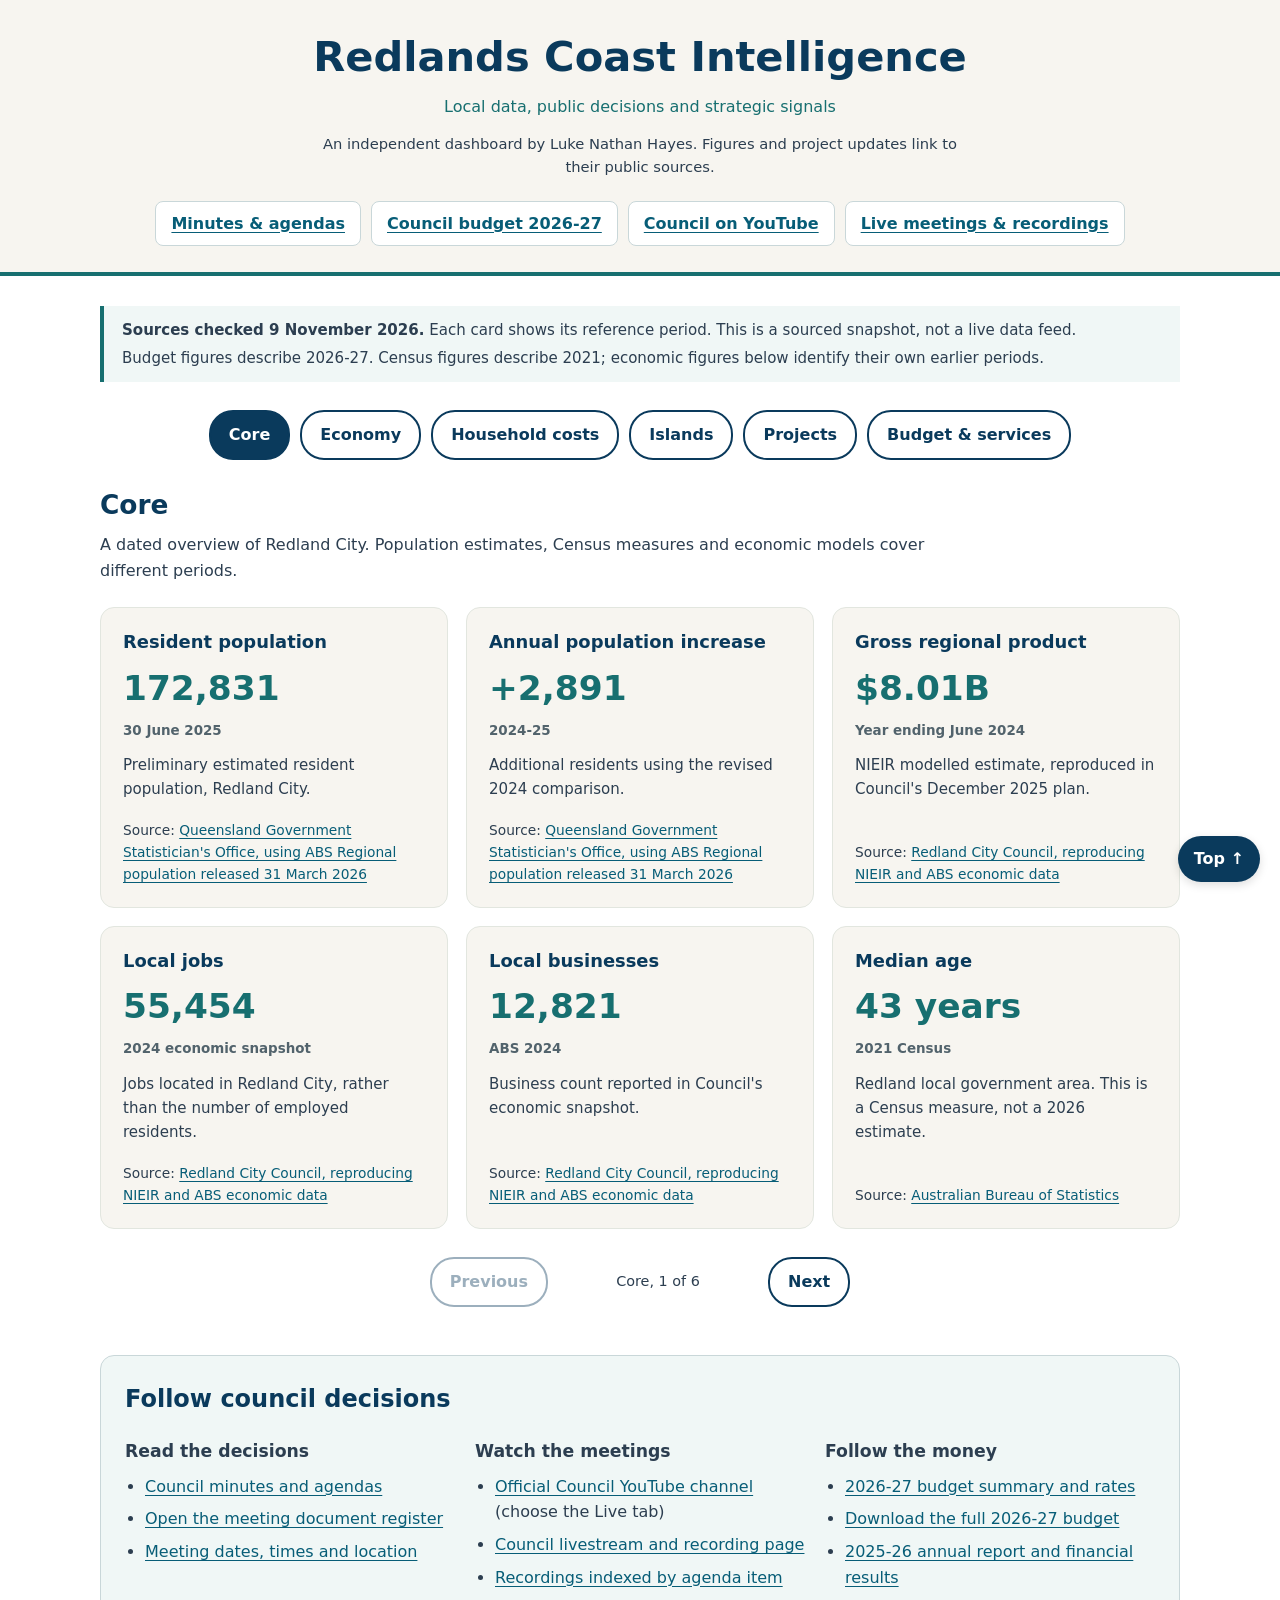
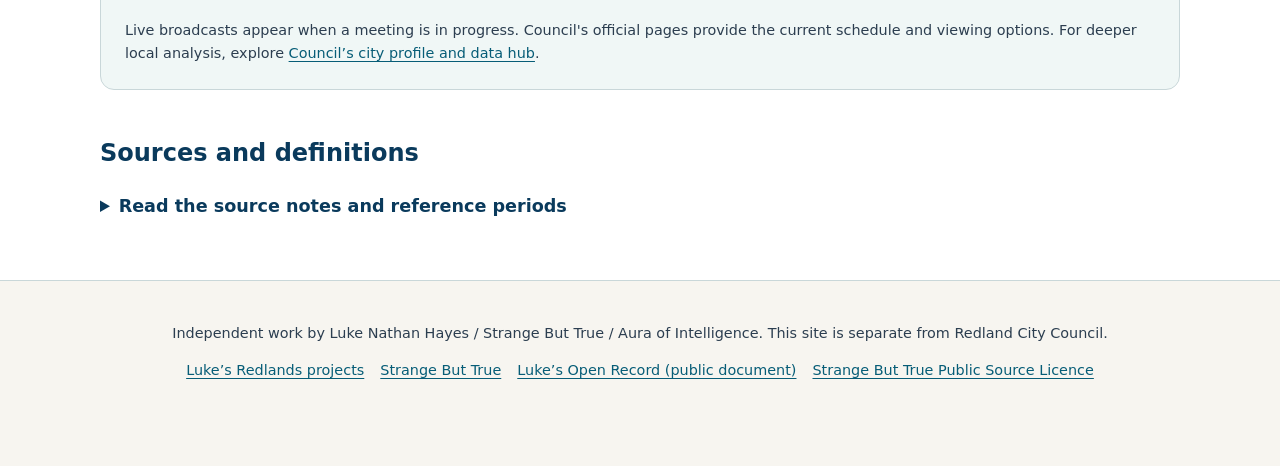
<file: index.html>
<!DOCTYPE html>
<html lang="en-AU">
<head>
<meta charset="UTF-8">
<meta name="viewport" content="width=device-width, initial-scale=1.0">
<title>Redlands Coast Intelligence | Local data and council decisions</title>
<meta name="description" content="Dated Redlands Coast population, economy, island, project and budget information, with direct links to official council minutes and meeting broadcasts.">
<meta name="theme-color" content="#0a3a5c">
<link rel="stylesheet" href="assets/site.css">
<link rel="icon" type="image/png" sizes="32x32" href="assets/favicon-raster-32.png">
<link rel="icon" type="image/png" sizes="192x192" href="assets/favicon-raster-192.png">
<link rel="apple-touch-icon" sizes="180x180" href="assets/apple-touch-icon-raster-180.png">
<script src="assets/dashboard.js" defer></script>
</head>
<body id="top">
<a class="skip-link" href="#dashboard">Skip to dashboard</a>
<header>
  <h1>Redlands Coast Intelligence</h1>
  <p class="subtitle">Local data, public decisions and strategic signals</p>
  <p class="header-note">An independent dashboard by Luke Nathan Hayes. Figures and project updates link to their public sources.</p>
  <nav aria-label="Council quick links"><ul class="quick-links">
    <li><a href="https://www.redland.qld.gov.au/About-Council/Council-meetings/Council-meeting-minutes-and-agendas">Minutes &amp; agendas</a></li>
    <li><a href="https://www.redland.qld.gov.au/About-Council/Strategy-Planning-and-Policy/Council-plans-and-financial-information/Annual-Budget">Council budget 2026-27</a></li>
    <li><a href="https://www.youtube.com/user/RedlandCityCouncil">Council on YouTube</a></li>
    <li><a href="https://www.redland.qld.gov.au/About-Council/Council-meetings/Council-meeting-livestreaming-and-video-recordings">Live meetings &amp; recordings</a></li>
  </ul></nav>
</header>
<main class="container" id="dashboard">
  <aside class="review-note" aria-label="Data dates"><p><strong>Sources checked 9 November 2026.</strong> Each card shows its reference period. This is a sourced snapshot, not a live data feed.</p><p>Budget figures describe 2026-27. Census figures describe 2021; economic figures below identify their own earlier periods.</p></aside>
  <noscript><style>.dashboard-panel[hidden]{display:block!important}.controls,.section-nav{display:none}.dashboard-panel{margin-top:36px}</style><p class="no-script-note">All dashboard sections are shown below. JavaScript adds section switching.</p></noscript>
  <nav class="controls" aria-label="Dashboard sections"><button type="button" data-view="core" aria-controls="core" aria-pressed="true" class="active">Core</button>
<button type="button" data-view="economy" aria-controls="economy" aria-pressed="false">Economy</button>
<button type="button" data-view="system" aria-controls="system" aria-pressed="false">Household costs</button>
<button type="button" data-view="islands" aria-controls="islands" aria-pressed="false">Islands</button>
<button type="button" data-view="projects" aria-controls="projects" aria-pressed="false">Projects</button>
<button type="button" data-view="budget" aria-controls="budget" aria-pressed="false">Budget &amp; services</button></nav>
  <div id="dashboard-views"><section class="dashboard-panel" id="core" data-panel="core" aria-labelledby="core-heading">
  <h2 id="core-heading" tabindex="-1">Core</h2>
  <p class="section-intro">A dated overview of Redland City. Population estimates, Census measures and economic models cover different periods.</p>
  <div class="grid"><article class="card">
    <h3>Resident population</h3><div class="metric">172,831</div>
    <p class="period">30 June 2025</p><p class="card-detail">Preliminary estimated resident population, Redland City.</p>
    <p class="card-source">Source: <a href="https://www.qgso.qld.gov.au/issues/3106/population-growth-regional-qld-2024-25.pdf">Queensland Government Statistician&#39;s Office, using ABS Regional population released 31 March 2026</a></p>
  </article>
<article class="card">
    <h3>Annual population increase</h3><div class="metric">+2,891</div>
    <p class="period">2024-25</p><p class="card-detail">Additional residents using the revised 2024 comparison.</p>
    <p class="card-source">Source: <a href="https://www.qgso.qld.gov.au/issues/3106/population-growth-regional-qld-2024-25.pdf">Queensland Government Statistician&#39;s Office, using ABS Regional population released 31 March 2026</a></p>
  </article>
<article class="card">
    <h3>Gross regional product</h3><div class="metric">$8.01B</div>
    <p class="period">Year ending June 2024</p><p class="card-detail">NIEIR modelled estimate, reproduced in Council&#39;s December 2025 plan.</p>
    <p class="card-source">Source: <a href="https://www.redland.qld.gov.au/files/assets/public/v/3/community-safety-and-health/documents/20251219-local-disaster-management-plan-control-copy.pdf">Redland City Council, reproducing NIEIR and ABS economic data</a></p>
  </article>
<article class="card">
    <h3>Local jobs</h3><div class="metric">55,454</div>
    <p class="period">2024 economic snapshot</p><p class="card-detail">Jobs located in Redland City, rather than the number of employed residents.</p>
    <p class="card-source">Source: <a href="https://www.redland.qld.gov.au/files/assets/public/v/3/community-safety-and-health/documents/20251219-local-disaster-management-plan-control-copy.pdf">Redland City Council, reproducing NIEIR and ABS economic data</a></p>
  </article>
<article class="card">
    <h3>Local businesses</h3><div class="metric">12,821</div>
    <p class="period">ABS 2024</p><p class="card-detail">Business count reported in Council&#39;s economic snapshot.</p>
    <p class="card-source">Source: <a href="https://www.redland.qld.gov.au/files/assets/public/v/3/community-safety-and-health/documents/20251219-local-disaster-management-plan-control-copy.pdf">Redland City Council, reproducing NIEIR and ABS economic data</a></p>
  </article>
<article class="card">
    <h3>Median age</h3><div class="metric">43 years</div>
    <p class="period">2021 Census</p><p class="card-detail">Redland local government area. This is a Census measure, not a 2026 estimate.</p>
    <p class="card-source">Source: <a href="https://www.abs.gov.au/census/find-census-data/quickstats/2021/LGA36250">Australian Bureau of Statistics</a></p>
  </article></div>
</section>
<section class="dashboard-panel" id="economy" data-panel="economy" aria-labelledby="economy-heading" hidden>
  <h2 id="economy-heading" tabindex="-1">Economy</h2>
  <p class="section-intro">Economic measures verified in Council&#39;s December 2025 Local Disaster Management Plan. Output, value added and employment measure different things.</p>
  <div class="grid"><article class="card">
    <h3>Largest industry in snapshot</h3><div class="metric metric--text">Health care &amp; social assistance</div>
    <p class="period">2024 economic snapshot</p><p class="card-detail">Industry identified in Council&#39;s published economic snapshot.</p>
    <p class="card-source">Source: <a href="https://www.redland.qld.gov.au/files/assets/public/v/3/community-safety-and-health/documents/20251219-local-disaster-management-plan-control-copy.pdf">Redland City Council, reproducing NIEIR and ABS economic data</a></p>
  </article>
<article class="card">
    <h3>Employed residents</h3><div class="metric">89,006</div>
    <p class="period">2024 economic snapshot</p><p class="card-detail">Employed Redland residents, including people whose jobs are outside the city.</p>
    <p class="card-source">Source: <a href="https://www.redland.qld.gov.au/files/assets/public/v/3/community-safety-and-health/documents/20251219-local-disaster-management-plan-control-copy.pdf">Redland City Council, reproducing NIEIR and ABS economic data</a></p>
  </article>
<article class="card">
    <h3>Direct tourism output</h3><div class="metric">$433.88M</div>
    <p class="period">2023-24</p><p class="card-detail">Direct tourism output and sales.</p>
    <p class="card-source">Source: <a href="https://www.redland.qld.gov.au/files/assets/public/v/3/community-safety-and-health/documents/20251219-local-disaster-management-plan-control-copy.pdf">Redland City Council, reproducing NIEIR and ABS economic data</a></p>
  </article>
<article class="card">
    <h3>Direct tourism value added</h3><div class="metric">$232.88M</div>
    <p class="period">2023-24</p><p class="card-detail">Tourism&#39;s direct contribution to value added, distinct from sales.</p>
    <p class="card-source">Source: <a href="https://www.redland.qld.gov.au/files/assets/public/v/3/community-safety-and-health/documents/20251219-local-disaster-management-plan-control-copy.pdf">Redland City Council, reproducing NIEIR and ABS economic data</a></p>
  </article>
<article class="card">
    <h3>Direct tourism employment</h3><div class="metric">2,974 jobs</div>
    <p class="period">2023-24</p><p class="card-detail">Reported as 5.4% of local industry employment.</p>
    <p class="card-source">Source: <a href="https://www.redland.qld.gov.au/files/assets/public/v/3/community-safety-and-health/documents/20251219-local-disaster-management-plan-control-copy.pdf">Redland City Council, reproducing NIEIR and ABS economic data</a></p>
  </article>
<article class="card">
    <h3>Agriculture, forestry &amp; fishing</h3><div class="metric">$209.7M</div>
    <p class="period">2023-24</p><p class="card-detail">Industry output, not household income or farm profit.</p>
    <p class="card-source">Source: <a href="https://www.redland.qld.gov.au/files/assets/public/v/3/community-safety-and-health/documents/20251219-local-disaster-management-plan-control-copy.pdf">Redland City Council, reproducing NIEIR and ABS economic data</a></p>
  </article></div>
</section>
<section class="dashboard-panel" id="system" data-panel="system" aria-labelledby="system-heading" hidden>
  <h2 id="system-heading" tabindex="-1">Household costs</h2>
  <p class="section-intro">Council&#39;s 2026-27 rates and charges. The general-rate percentage is one component of a rates notice; utility and separate charges have their own changes.</p>
  <div class="grid"><article class="card">
    <h3>Median general-rate increase</h3><div class="metric">5.47%</div>
    <p class="period">2026-27</p><p class="card-detail">Owner-occupied Category 1A median property: about $85.30 a year. Other properties differ.</p>
    <p class="card-source">Source: <a href="https://www.redland.qld.gov.au/About-Council/Strategy-Planning-and-Policy/Council-plans-and-financial-information/Annual-Budget">Redland City Council</a></p>
  </article>
<article class="card">
    <h3>Water and wastewater</h3><div class="metric">+10.2%</div>
    <p class="period">2026-27</p><p class="card-detail">Published increase for fixed and consumption charges.</p>
    <p class="card-source">Source: <a href="https://www.redland.qld.gov.au/About-Council/Strategy-Planning-and-Policy/Council-plans-and-financial-information/Annual-Budget">Redland City Council</a></p>
  </article>
<article class="card">
    <h3>Waste utility charge</h3><div class="metric">+18.53%</div>
    <p class="period">2026-27</p><p class="card-detail">Amount depends on the household&#39;s bin combination.</p>
    <p class="card-source">Source: <a href="https://www.redland.qld.gov.au/About-Council/Strategy-Planning-and-Policy/Council-plans-and-financial-information/Annual-Budget">Redland City Council</a></p>
  </article>
<article class="card">
    <h3>Environment and coastal charge</h3><div class="metric">$280.48</div>
    <p class="period">2026-27, per year</p><p class="card-detail">Separate charge, an increase of 8.71%.</p>
    <p class="card-source">Source: <a href="https://www.redland.qld.gov.au/About-Council/Strategy-Planning-and-Policy/Council-plans-and-financial-information/Annual-Budget">Redland City Council</a></p>
  </article>
<article class="card">
    <h3>Landfill remediation charge</h3><div class="metric">$99.52</div>
    <p class="period">2026-27, per year</p><p class="card-detail">Separate charge, an increase of 28.25%.</p>
    <p class="card-source">Source: <a href="https://www.redland.qld.gov.au/About-Council/Strategy-Planning-and-Policy/Council-plans-and-financial-information/Annual-Budget">Redland City Council</a></p>
  </article>
<article class="card">
    <h3>Pensioner council rebate</h3><div class="metric">$335 / $167.50</div>
    <p class="period">2026-27, per year</p><p class="card-detail">Full / part pensioners respectively, subject to eligibility.</p>
    <p class="card-source">Source: <a href="https://www.redland.qld.gov.au/About-Council/Strategy-Planning-and-Policy/Council-plans-and-financial-information/Annual-Budget">Redland City Council</a></p>
  </article></div>
</section>
<section class="dashboard-panel" id="islands" data-panel="islands" aria-labelledby="islands-heading" hidden>
  <h2 id="islands-heading" tabindex="-1">Islands</h2>
  <p class="section-intro">2021 Census baselines for two island geographies. Council&#39;s Southern Moreton Bay Islands snapshot includes Coochiemudlo, as well as the four SMBI islands. These are resident counts, not visitor numbers.</p>
  <div class="grid"><article class="card">
    <h3>Southern island population</h3><div class="metric">8,481</div>
    <p class="period">2021 Census</p><p class="card-detail">Southern Moreton Bay Islands statistical area, including Coochiemudlo.</p>
    <p class="card-source">Source: <a href="https://www.redland.qld.gov.au/files/assets/public/v/1/business-and-investment/documents/city-profile-and-data-hub/southern_moreton_bay_islands.pdf">Redland City Council, using the 2021 ABS Census</a></p>
  </article>
<article class="card">
    <h3>Southern islands median age</h3><div class="metric">61 years</div>
    <p class="period">2021 Census</p><p class="card-detail">Same statistical area, including Coochiemudlo.</p>
    <p class="card-source">Source: <a href="https://www.redland.qld.gov.au/files/assets/public/v/1/business-and-investment/documents/city-profile-and-data-hub/southern_moreton_bay_islands.pdf">Redland City Council, using the 2021 ABS Census</a></p>
  </article>
<article class="card">
    <h3>Southern islands aged 65+</h3><div class="metric">39.6%</div>
    <p class="period">2021 Census</p><p class="card-detail">Share of residents in the same statistical area.</p>
    <p class="card-source">Source: <a href="https://www.redland.qld.gov.au/files/assets/public/v/1/business-and-investment/documents/city-profile-and-data-hub/southern_moreton_bay_islands.pdf">Redland City Council, using the 2021 ABS Census</a></p>
  </article>
<article class="card">
    <h3>Minjerribah population</h3><div class="metric">2,156</div>
    <p class="period">2021 Census</p><p class="card-detail">North Stradbroke Island as a whole.</p>
    <p class="card-source">Source: <a href="https://www.redland.qld.gov.au/files/sharedassets/public/v/1/business-and-investment/city-profile-and-data-hub/north_stradbroke_island__minjerribah_.pdf">Redland City Council, using the 2021 ABS Census</a></p>
  </article>
<article class="card">
    <h3>Minjerribah median age</h3><div class="metric">52 years</div>
    <p class="period">2021 Census</p><p class="card-detail">Whole-island resident population.</p>
    <p class="card-source">Source: <a href="https://www.redland.qld.gov.au/files/sharedassets/public/v/1/business-and-investment/city-profile-and-data-hub/north_stradbroke_island__minjerribah_.pdf">Redland City Council, using the 2021 ABS Census</a></p>
  </article>
<article class="card">
    <h3>Minjerribah aged 65+</h3><div class="metric">29.4%</div>
    <p class="period">2021 Census</p><p class="card-detail">Share of whole-island residents.</p>
    <p class="card-source">Source: <a href="https://www.redland.qld.gov.au/files/sharedassets/public/v/1/business-and-investment/city-profile-and-data-hub/north_stradbroke_island__minjerribah_.pdf">Redland City Council, using the 2021 ABS Census</a></p>
  </article></div>
</section>
<section class="dashboard-panel" id="projects" data-panel="projects" aria-labelledby="projects-heading" hidden>
  <h2 id="projects-heading" tabindex="-1">Projects</h2>
  <p class="section-intro">Dated updates from the responsible public bodies. Planning milestones, project estimates and construction are distinguished below.</p>
  <div class="grid"><article class="card">
    <h3>Birkdale Community Precinct</h3><div class="metric metric--text">Planning designation</div>
    <p class="period">July 2026 milestone</p><p class="card-detail">Whole-of-precinct infrastructure designation formalised following Council&#39;s July meeting.</p>
    <p class="card-source">Source: <a href="https://www.redland.qld.gov.au/Project-updates/Birkdale-Community-Precinct/About-Birkdale-Community-Precinct">Redland City Council</a></p>
  </article>
<article class="card">
    <h3>Capalaba Town Centre</h3><div class="metric metric--text">$183M estimate</div>
    <p class="period">Council update, 12 March 2026</p><p class="card-detail">Dated renewal estimate. Council&#39;s undated RIC overview gives a different $250M figure.</p>
    <p class="card-source">Source: <a href="https://yoursay.redland.qld.gov.au/capalaba-town-centre-revitalisation-project/sales-suite-showcases-vision-for-capalaba-town-centre-revitalisation">Redland City Council, Your Say Redlands Coast</a><br>Also: <a href="https://www.redland.qld.gov.au/Business-and-investment/Redland-Investment-Corporation/Capalaba-Town-Centre-Revitalisation-Project">Capalaba Town Centre: RIC project overview</a></p>
  </article>
<article class="card">
    <h3>Toondah Harbour</h3><div class="metric metric--text">Partner withdrew</div>
    <p class="period">24 April 2026</p><p class="card-detail">Walker Group withdrew. Council and the state are considering future directions for the precinct.</p>
    <p class="card-source">Source: <a href="https://www.redland.qld.gov.au/Business-and-investment/Priority-Development-Areas/Toondah-Harbour-PDA">Redland City Council</a></p>
  </article>
<article class="card">
    <h3>Weinam Creek car park</h3><div class="metric metric--text">State-led design</div>
    <p class="period">Council status, 31 July 2026</p><p class="card-detail">Land resumption completed; Economic Development Queensland progressing a design tender.</p>
    <p class="card-source">Source: <a href="https://www.redland.qld.gov.au/Project-updates/Weinam-Creek-Priority-Development-Area-Project">Redland City Council</a></p>
  </article>
<article class="card">
    <h3>Dunwich / Gumpi terminal</h3><div class="metric metric--text">Planning</div>
    <p class="period">TMR update, 29 September 2026</p><p class="card-detail">May-June consultation feedback is informing the business case and concept refinement.</p>
    <p class="card-source">Source: <a href="https://www.tmr.qld.gov.au/projects/dunwich-ferry-terminal-upgrade">Queensland Department of Transport and Main Roads</a></p>
  </article>
<article class="card">
    <h3>Cleveland Town Centre</h3><div class="metric metric--text">Council update</div>
    <p class="period">14 October 2026 meeting</p><p class="card-detail">Public agenda item 9.2. Read the meeting documents and recording for the reported position.</p>
    <p class="card-source">Source: <a href="https://webcast.redland.qld.gov.au/archive/video26-1014.php">Redland City Council webcast</a></p>
  </article></div>
</section>
<section class="dashboard-panel" id="budget" data-panel="budget" aria-labelledby="budget-heading" hidden>
  <h2 id="budget-heading" tabindex="-1">Budget &amp; services</h2>
  <p class="section-intro">Council&#39;s 2026-27 budget summary and the services it supports. Budget amounts are planned figures; the annual report records financial performance for the completed year.</p>
  <div class="grid"><article class="card">
    <h3>Operating revenue</h3><div class="metric">$468.2M</div>
    <p class="period">2026-27 budget</p><p class="card-detail">Planned operating revenue.</p>
    <p class="card-source">Source: <a href="https://www.redland.qld.gov.au/About-Council/Strategy-Planning-and-Policy/Council-plans-and-financial-information/Annual-Budget">Redland City Council</a></p>
  </article>
<article class="card">
    <h3>Capital works programme</h3><div class="metric">$136.2M</div>
    <p class="period">2026-27 budget</p><p class="card-detail">Planned capital works.</p>
    <p class="card-source">Source: <a href="https://www.redland.qld.gov.au/About-Council/Strategy-Planning-and-Policy/Council-plans-and-financial-information/Annual-Budget">Redland City Council</a></p>
  </article>
<article class="card">
    <h3>Minimum general rate</h3><div class="metric">$1,436</div>
    <p class="period">2026-27</p><p class="card-detail">Minimum general rate, separate from the total rates notice.</p>
    <p class="card-source">Source: <a href="https://www.redland.qld.gov.au/About-Council/Strategy-Planning-and-Policy/Council-plans-and-financial-information/Annual-Budget">Redland City Council</a></p>
  </article>
<article class="card">
    <h3>Road network</h3><div class="metric">1,170+ km</div>
    <p class="period">2026-27 budget summary</p><p class="card-detail">Council&#39;s published road network context.</p>
    <p class="card-source">Source: <a href="https://www.redland.qld.gov.au/About-Council/Strategy-Planning-and-Policy/Council-plans-and-financial-information/Annual-Budget">Redland City Council</a></p>
  </article>
<article class="card">
    <h3>Recreation parks</h3><div class="metric">395</div>
    <p class="period">2026-27 budget summary</p><p class="card-detail">Council&#39;s published recreation park count.</p>
    <p class="card-source">Source: <a href="https://www.redland.qld.gov.au/About-Council/Strategy-Planning-and-Policy/Council-plans-and-financial-information/Annual-Budget">Redland City Council</a></p>
  </article>
<article class="card">
    <h3>Library access</h3><div class="metric">6 libraries</div>
    <p class="period">2026-27 budget summary</p><p class="card-detail">Council also provides a mobile library service.</p>
    <p class="card-source">Source: <a href="https://www.redland.qld.gov.au/About-Council/Strategy-Planning-and-Policy/Council-plans-and-financial-information/Annual-Budget">Redland City Council</a></p>
  </article></div>
</section></div>
  <nav class="section-nav" aria-label="Previous and next dashboard sections"><button type="button" data-step="-1" disabled>Previous</button><span class="view-status" id="view-status" role="status" aria-live="polite">Core, 1 of 6</span><button type="button" data-step="1">Next</button></nav>
  <section class="official-resources" aria-labelledby="official-resources-heading">
    <h2 id="official-resources-heading">Follow council decisions</h2>
    <div class="resource-grid">
      <div><h3>Read the decisions</h3><ul><li><a href="https://www.redland.qld.gov.au/About-Council/Council-meetings/Council-meeting-minutes-and-agendas">Council minutes and agendas</a></li><li><a href="https://redland.infocouncil.biz/">Open the meeting document register</a></li><li><a href="https://www.redland.qld.gov.au/About-Council/Council-meetings/Council-meeting-schedule">Meeting dates, times and location</a></li></ul></div>
      <div><h3>Watch the meetings</h3><ul><li><a href="https://www.youtube.com/user/RedlandCityCouncil">Official Council YouTube channel</a> <span>(choose the Live tab)</span></li><li><a href="https://www.redland.qld.gov.au/About-Council/Council-meetings/Council-meeting-livestreaming-and-video-recordings">Council livestream and recording page</a></li><li><a href="https://webcast.redland.qld.gov.au/">Recordings indexed by agenda item</a></li></ul></div>
      <div><h3>Follow the money</h3><ul><li><a href="https://www.redland.qld.gov.au/About-Council/Strategy-Planning-and-Policy/Council-plans-and-financial-information/Annual-Budget">2026-27 budget summary and rates</a></li><li><a href="https://www.redland.qld.gov.au/files/assets/public/v/1/about-council/documents/budget-publication-2026-2027.pdf">Download the full 2026-27 budget</a></li><li><a href="https://www.redland.qld.gov.au/About-Council/Strategy-Planning-and-Policy/Council-plans-and-financial-information/Annual-Report">2025-26 annual report and financial results</a></li></ul></div>
    </div>
    <p class="resource-note">Live broadcasts appear when a meeting is in progress. Council's official pages provide the current schedule and viewing options. For deeper local analysis, explore <a href="https://www.redland.qld.gov.au/Business-and-investment/City-profile-insights-and-data">Council’s city profile and data hub</a>.</p>
  </section>
  <section class="sources" aria-labelledby="sources-heading"><h2 id="sources-heading">Sources and definitions</h2><details><summary>Read the source notes and reference periods</summary><ol class="source-list"><li id="source-population"><a href="https://www.qgso.qld.gov.au/issues/3106/population-growth-regional-qld-2024-25.pdf">Population growth, regional Queensland, 2024-25</a><p class="source-period">30 June 2025 preliminary estimates; revised 2024 comparison</p><p>Queensland Government Statistician&#39;s Office, using ABS Regional population released 31 March 2026. Tables 1 and 2 report Redland City population and annual population increase. These are estimated resident population figures, not Census counts.</p></li>
<li id="source-census"><a href="https://www.abs.gov.au/census/find-census-data/quickstats/2021/LGA36250">Redland 2021 Census All persons QuickStats</a><p class="source-period">2021 Census, Redland local government area</p><p>Australian Bureau of Statistics. The median age is a 2021 Census measure. It is not presented as a 2026 estimate.</p></li>
<li id="source-economy"><a href="https://www.redland.qld.gov.au/files/assets/public/v/3/community-safety-and-health/documents/20251219-local-disaster-management-plan-control-copy.pdf">Local Disaster Management Plan, December 2025, pages 31-32</a><p class="source-period">2024 economic snapshot and 2023-24 industry measures</p><p>Redland City Council, reproducing NIEIR and ABS economic data. Figures 9 and 10 identify NIEIR 2024 estimates for GRP, local jobs and employed residents, and ABS 2024 for businesses. The tourism and agriculture section reports 2023-24 measures. These are dated observations, not live or newly estimated 2026 figures.</p></li>
<li id="source-profiles"><a href="https://www.redland.qld.gov.au/Business-and-investment/City-profile-insights-and-data">City profile, insights and data</a><p class="source-period">Council&#39;s current profile and research hub</p><p>Redland City Council. Provides economic, community, housing and industry profiles and downloadable snapshots. Each linked publication has its own reference period.</p></li>
<li id="source-southernIslands"><a href="https://www.redland.qld.gov.au/files/assets/public/v/1/business-and-investment/documents/city-profile-and-data-hub/southern_moreton_bay_islands.pdf">Southern Moreton Bay Islands demographic and employment snapshot</a><p class="source-period">2021 Census</p><p>Redland City Council, using the 2021 ABS Census. The snapshot&#39;s Southern Moreton Bay Islands statistical geography includes Coochiemudlo Island. Its figures must not be described as the population of only Russell, Macleay, Lamb and Karragarra islands.</p></li>
<li id="source-minjerribah"><a href="https://www.redland.qld.gov.au/files/sharedassets/public/v/1/business-and-investment/city-profile-and-data-hub/north_stradbroke_island__minjerribah_.pdf">North Stradbroke Island / Minjerribah demographic and employment snapshot</a><p class="source-period">2021 Census</p><p>Redland City Council, using the 2021 ABS Census. Reports whole-island population, median age and age composition. These are Census observations, not current visitor numbers or 2026 population estimates.</p></li>
<li id="source-budget"><a href="https://www.redland.qld.gov.au/About-Council/Strategy-Planning-and-Policy/Council-plans-and-financial-information/Annual-Budget">Annual Budget 2026-27</a><p class="source-period">2026-27 adopted budget</p><p>Redland City Council. Budgeted revenue and capital works are plans, not actual spending. The 5.47% general-rate comparison applies to the median owner-occupied Category 1A property and is separate from utility and other charges.</p></li>
<li id="source-budgetDocument"><a href="https://www.redland.qld.gov.au/files/assets/public/v/1/about-council/documents/budget-publication-2026-2027.pdf">Budget Publication 2026-2027 (PDF, 29 MB)</a><p class="source-period">2026-27</p><p>Redland City Council. The full document is linked from Council&#39;s annual budget page. Dashboard budget figures are checked against that page&#39;s published summary.</p></li>
<li id="source-annualReport"><a href="https://www.redland.qld.gov.au/About-Council/Strategy-Planning-and-Policy/Council-plans-and-financial-information/Annual-Report">Annual Report and Community Financial Report 2025-26</a><p class="source-period">2025-26, adopted 14 October 2026</p><p>Redland City Council. Links to the latest annual report, financial statements and community financial report, separate from the forward budget.</p></li>
<li id="source-minutes"><a href="https://www.redland.qld.gov.au/About-Council/Council-meetings/Council-meeting-minutes-and-agendas">Council meeting minutes and agendas</a><p class="source-period">Current official meeting document access</p><p>Redland City Council. Council links to its InfoCouncil register and states that minutes from 2007 onwards are available online.</p></li>
<li id="source-meetingRegister"><a href="https://redland.infocouncil.biz/">InfoCouncil meeting document register</a><p class="source-period">Current official agendas and minutes</p><p>Redland City Council. This is the register linked from Council&#39;s minutes and agendas page.</p></li>
<li id="source-livestream"><a href="https://www.redland.qld.gov.au/About-Council/Council-meetings/Council-meeting-livestreaming-and-video-recordings">Council meeting livestreaming and video recordings</a><p class="source-period">Current meeting viewing routes</p><p>Redland City Council. Council directs residents to its webcast archive and official YouTube channel for live and recorded meetings.</p></li>
<li id="source-youtube"><a href="https://www.youtube.com/user/RedlandCityCouncil">Redland City Council on YouTube</a><p class="source-period">Official channel</p><p>Redland City Council. This exact channel address is linked from Council&#39;s website. The Live tab contains live and recorded broadcasts; broadcasts are only live when a meeting is in progress.</p></li>
<li id="source-webcast"><a href="https://webcast.redland.qld.gov.au/">Council meeting webcast archive</a><p class="source-period">Recordings from September 2015 onwards</p><p>Redland City Council. The current archive listed the 14 October 2026 General Meeting when checked.</p></li>
<li id="source-schedule"><a href="https://www.redland.qld.gov.au/About-Council/Council-meetings/Council-meeting-schedule">Council meeting schedule</a><p class="source-period">Official schedule</p><p>Redland City Council. Check Council&#39;s schedule for the meeting date, time and location before attending or watching.</p></li>
<li id="source-birkdale"><a href="https://www.redland.qld.gov.au/Project-updates/Birkdale-Community-Precinct/About-Birkdale-Community-Precinct">About Birkdale Community Precinct</a><p class="source-period">Planning update following the July 2026 General Meeting</p><p>Redland City Council. Council reports that the whole-of-precinct Local Government Infrastructure Designation was formalised. This is a planning milestone, not a statement that the precinct or whitewater centre is complete.</p></li>
<li id="source-capalaba"><a href="https://yoursay.redland.qld.gov.au/capalaba-town-centre-revitalisation-project/sales-suite-showcases-vision-for-capalaba-town-centre-revitalisation">Capalaba Town Centre: sales suite and project update</a><p class="source-period">12 March 2026</p><p>Redland City Council, Your Say Redlands Coast. The dated Council update describes a $183 million renewal project. This differs from the undated $250 million figure on Council&#39;s RIC overview, so the dashboard identifies the date of the chosen estimate.</p></li>
<li id="source-capalabaOverview"><a href="https://www.redland.qld.gov.au/Business-and-investment/Redland-Investment-Corporation/Capalaba-Town-Centre-Revitalisation-Project">Capalaba Town Centre: RIC project overview</a><p class="source-period">Undated overview, checked 9 November 2026</p><p>Redland City Council. The overview gives a $250 million estimate. The dated 12 March 2026 update gives $183 million. The dashboard identifies both sources without inferring the undated page&#39;s age or a final project cost.</p></li>
<li id="source-toondah"><a href="https://www.redland.qld.gov.au/Business-and-investment/Priority-Development-Areas/Toondah-Harbour-PDA">Toondah Harbour PDA: current status and next steps</a><p class="source-period">24 April 2026 update</p><p>Redland City Council. Council acknowledges Walker Group&#39;s withdrawal as development partner and describes work with the Queensland Government on future directions.</p></li>
<li id="source-weinam"><a href="https://www.redland.qld.gov.au/Project-updates/Weinam-Creek-Priority-Development-Area-Project">Weinam Creek Priority Development Area Project</a><p class="source-period">Status as at 31 July 2026</p><p>Redland City Council. Council reports completed land resumption and a state-led EDQ design tender for the multi-storey car park.</p></li>
<li id="source-dunwich"><a href="https://www.tmr.qld.gov.au/projects/dunwich-ferry-terminal-upgrade">Dunwich Ferry Terminal Upgrade</a><p class="source-period">Updated 29 September 2026</p><p>Queensland Department of Transport and Main Roads. TMR identifies the project as planning and says feedback from May-June 2026 consultation will inform the business case. The page gives different dates for planning and business-case completion, so no completion deadline is inferred here.</p></li>
<li id="source-cleveland"><a href="https://webcast.redland.qld.gov.au/archive/video26-1014.php">14 October 2026 Council meeting: Cleveland Town Centre update</a><p class="source-period">14 October 2026</p><p>Redland City Council webcast. Public agenda item 9.2 is Cleveland Town Centre Revitalisation Project Update; a separate confidential update appears at item 19.4. A listed item alone does not establish a project value or delivery milestone.</p></li></ol></details></section>
</main>
<footer class="page-footer"><p>Independent work by Luke Nathan Hayes / Strange But True / Aura of Intelligence. This site is separate from Redland City Council.</p><nav aria-label="Footer"><a href="https://auraofintelligence.github.io/redlands-mayoral-campaign/">Luke’s Redlands projects</a><a href="https://auraofintelligence.github.io/strange-but-true/">Strange But True</a><a href="https://github.com/auraofintelligence/open-record-luke-nathan-hayes/blob/main/README.md">Luke’s Open Record (public document)</a><a href="licence.html">Strange But True Public Source Licence</a></nav></footer>
<a class="to-top" href="#top">Top ↑</a>
</body>
</html>
</file>
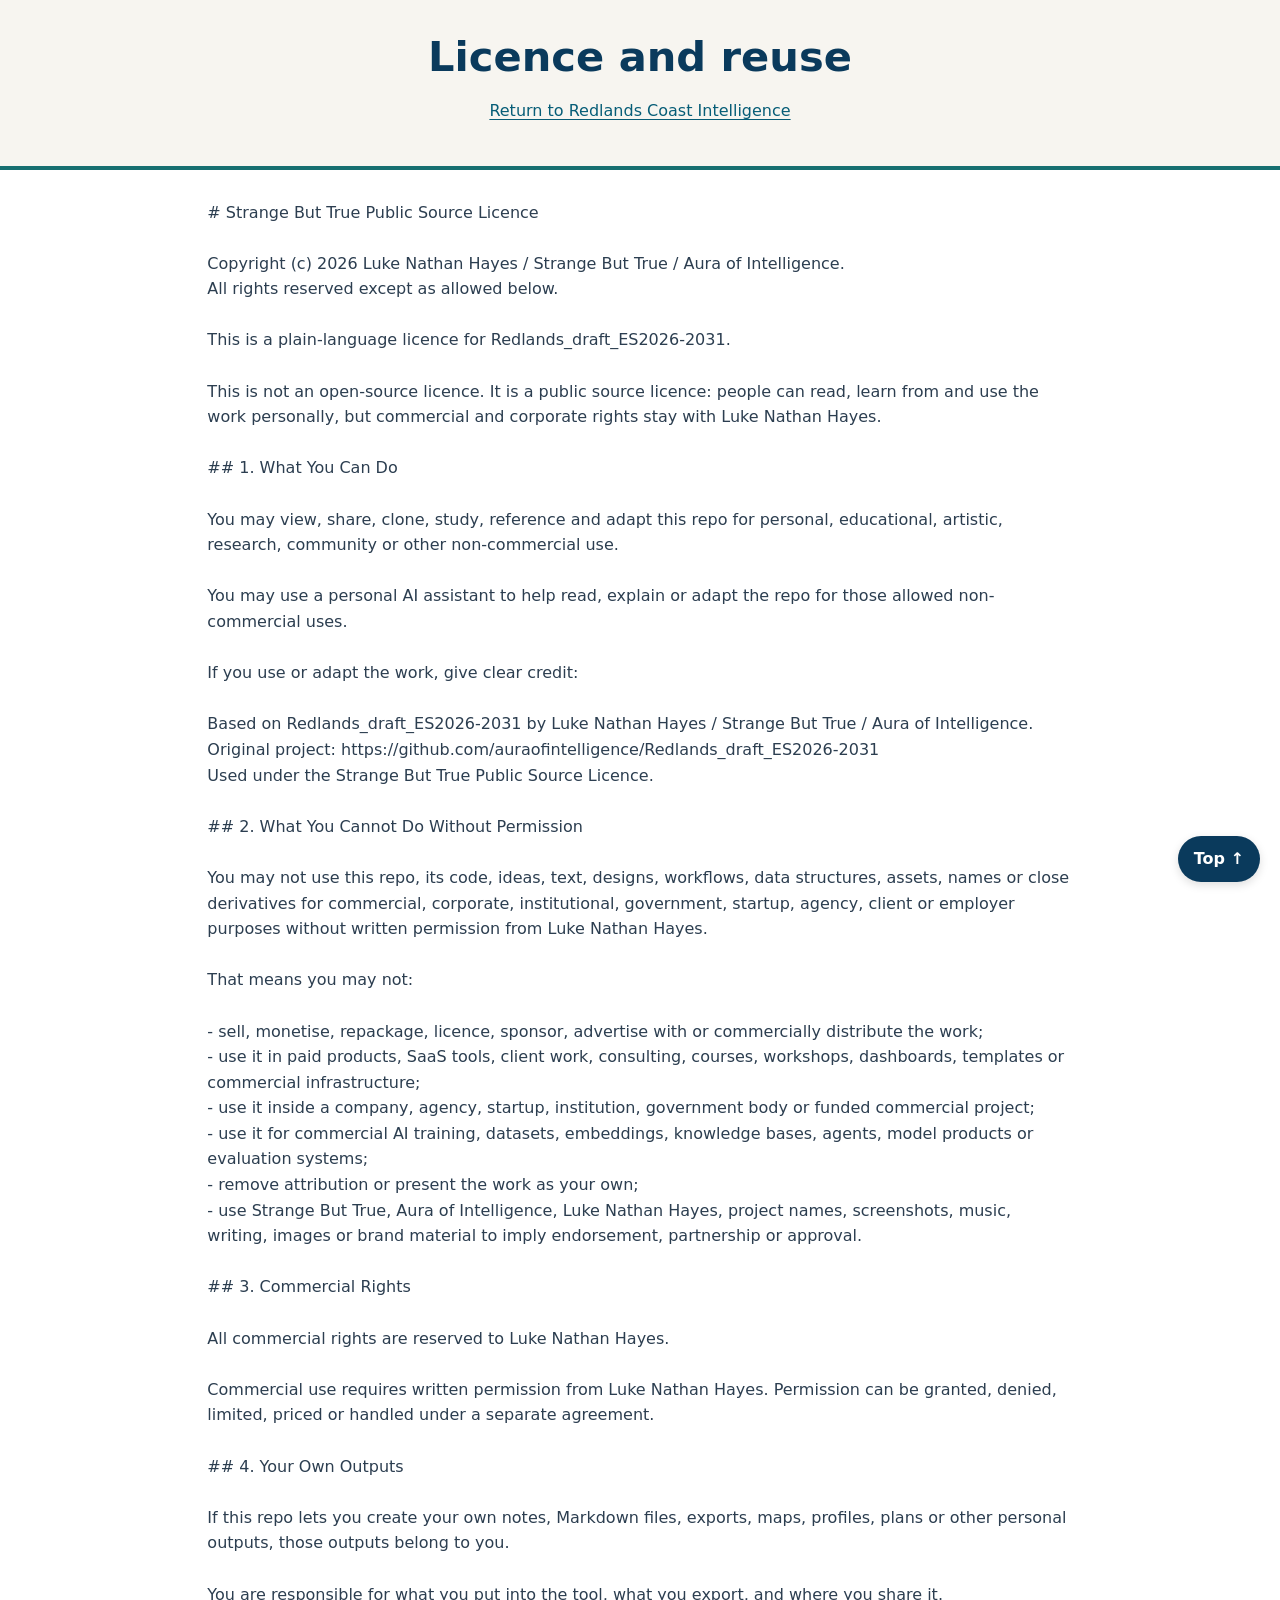
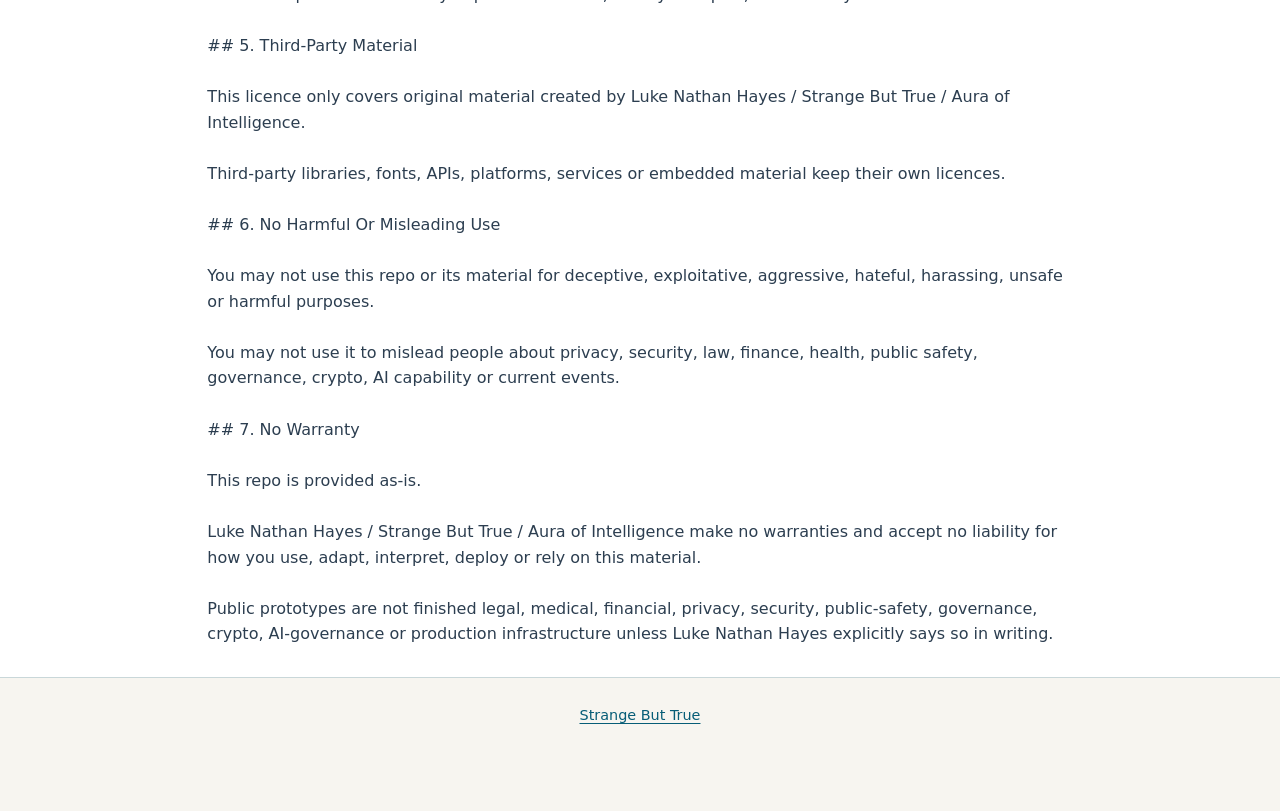
<file: licence.html>
<!doctype html><html lang="en-AU"><head><meta charset="utf-8"><meta name="viewport" content="width=device-width,initial-scale=1"><title>Licence | Redlands Coast Intelligence</title><link rel="stylesheet" href="assets/site.css"><link rel="icon" href="assets/favicon-raster-32.png" type="image/png"></head><body id="top"><header><h1>Licence and reuse</h1><p><a href="index.html">Return to Redlands Coast Intelligence</a></p></header><main class="container"><pre class="licence-copy"># Strange But True Public Source Licence

Copyright (c) 2026 Luke Nathan Hayes / Strange But True / Aura of Intelligence.
All rights reserved except as allowed below.

This is a plain-language licence for Redlands_draft_ES2026-2031.

This is not an open-source licence. It is a public source licence: people can read, learn from and use the work personally, but commercial and corporate rights stay with Luke Nathan Hayes.

## 1. What You Can Do

You may view, share, clone, study, reference and adapt this repo for personal, educational, artistic, research, community or other non-commercial use.

You may use a personal AI assistant to help read, explain or adapt the repo for those allowed non-commercial uses.

If you use or adapt the work, give clear credit:

Based on Redlands_draft_ES2026-2031 by Luke Nathan Hayes / Strange But True / Aura of Intelligence.
Original project: https://github.com/auraofintelligence/Redlands_draft_ES2026-2031
Used under the Strange But True Public Source Licence.

## 2. What You Cannot Do Without Permission

You may not use this repo, its code, ideas, text, designs, workflows, data structures, assets, names or close derivatives for commercial, corporate, institutional, government, startup, agency, client or employer purposes without written permission from Luke Nathan Hayes.

That means you may not:

- sell, monetise, repackage, licence, sponsor, advertise with or commercially distribute the work;
- use it in paid products, SaaS tools, client work, consulting, courses, workshops, dashboards, templates or commercial infrastructure;
- use it inside a company, agency, startup, institution, government body or funded commercial project;
- use it for commercial AI training, datasets, embeddings, knowledge bases, agents, model products or evaluation systems;
- remove attribution or present the work as your own;
- use Strange But True, Aura of Intelligence, Luke Nathan Hayes, project names, screenshots, music, writing, images or brand material to imply endorsement, partnership or approval.

## 3. Commercial Rights

All commercial rights are reserved to Luke Nathan Hayes.

Commercial use requires written permission from Luke Nathan Hayes. Permission can be granted, denied, limited, priced or handled under a separate agreement.

## 4. Your Own Outputs

If this repo lets you create your own notes, Markdown files, exports, maps, profiles, plans or other personal outputs, those outputs belong to you.

You are responsible for what you put into the tool, what you export, and where you share it.

## 5. Third-Party Material

This licence only covers original material created by Luke Nathan Hayes / Strange But True / Aura of Intelligence.

Third-party libraries, fonts, APIs, platforms, services or embedded material keep their own licences.

## 6. No Harmful Or Misleading Use

You may not use this repo or its material for deceptive, exploitative, aggressive, hateful, harassing, unsafe or harmful purposes.

You may not use it to mislead people about privacy, security, law, finance, health, public safety, governance, crypto, AI capability or current events.

## 7. No Warranty

This repo is provided as-is.

Luke Nathan Hayes / Strange But True / Aura of Intelligence make no warranties and accept no liability for how you use, adapt, interpret, deploy or rely on this material.

Public prototypes are not finished legal, medical, financial, privacy, security, public-safety, governance, crypto, AI-governance or production infrastructure unless Luke Nathan Hayes explicitly says so in writing.
</pre></main><footer class="page-footer"><a href="https://auraofintelligence.github.io/strange-but-true/">Strange But True</a></footer><a class="to-top" href="#top">Top ↑</a></body></html>
</file>
<file: assets/site.css>
:root{--ocean:#0a3a5c;--teal:#176f70;--light:#a3d5d5;--bg:#f7f5f0;--white:#fff;--text:#2c3e50;--line:#c9d7d9}
*{box-sizing:border-box}html{scroll-behavior:smooth;scroll-padding-top:24px}body{margin:0;background:var(--white);color:var(--text);font-family:system-ui,-apple-system,sans-serif;line-height:1.6}a{color:#075d77;text-underline-offset:3px}a:hover{text-decoration-thickness:2px}button,a{touch-action:manipulation}:focus-visible{outline:3px solid #b05e12;outline-offset:4px}[hidden]{display:none!important}.skip-link{position:absolute;left:16px;top:-80px;z-index:2;background:white;padding:12px}.skip-link:focus{top:12px}header{background:var(--bg);padding:32px 20px 26px;text-align:center;border-bottom:4px solid var(--teal)}h1{margin:0;color:var(--ocean);line-height:1.2;font-size:clamp(1.8rem,4vw,2.6rem)}.subtitle{color:var(--teal);margin:12px 0 0}.header-note{max-width:68ch;margin:12px auto 0;font-size:.92rem}.container{max-width:1120px;margin:30px auto;padding:0 20px}.quick-links{display:flex;gap:10px;flex-wrap:wrap;justify-content:center;list-style:none;margin:22px 0 0;padding:0}.quick-links a{display:block;background:white;border:1px solid var(--line);padding:9px 15px;border-radius:8px;font-weight:650}.review-note{border-left:4px solid var(--teal);padding:8px 18px;background:#f0f7f6;font-size:.94rem}.review-note p{margin:4px 0}.controls{display:flex;gap:10px;flex-wrap:wrap;justify-content:center;margin:28px 0}.controls button,.section-nav button{font:inherit;padding:10px 18px;border-radius:24px;border:2px solid var(--ocean);background:#fff;color:var(--ocean);font-weight:650;cursor:pointer;min-height:46px}.controls button.active{background:var(--ocean);color:white}.controls button:hover,.section-nav button:not(:disabled):hover{background:#e7f3f2}.controls button.active:hover{background:#12527c}.dashboard-panel h2{font-size:1.65rem;line-height:1.3;margin:0 0 10px;color:var(--ocean);scroll-margin-top:24px}.section-intro{max-width:83ch;margin:0 0 24px}.grid{display:grid;grid-template-columns:repeat(auto-fit,minmax(min(100%,280px),1fr));gap:18px}.card{min-width:0;background:var(--bg);padding:22px;border-radius:14px;border:1px solid #e2e6df;display:flex;flex-direction:column}.card h3{margin:0 0 12px;color:var(--ocean);font-size:1.12rem;line-height:1.35}.metric{font-size:clamp(1.7rem,3vw,2.15rem);font-weight:750;color:var(--teal);line-height:1.25;overflow-wrap:break-word}.metric--text{font-size:1.45rem}.period{font-size:.84rem;font-weight:650;margin:10px 0 0;color:#52636c}.card-detail{font-size:.94rem;margin:12px 0 18px}.card-source{margin:auto 0 0;font-size:.86rem}.section-nav{display:flex;gap:14px;align-items:center;justify-content:center;flex-wrap:wrap;margin:28px 0 48px}.section-nav button:disabled{opacity:.4;cursor:default}.view-status{font-size:.9rem;min-width:12rem;text-align:center}.official-resources{margin:40px 0;padding:24px;background:#f0f7f6;border:1px solid var(--line);border-radius:14px}.official-resources h2,.sources h2{color:var(--ocean);margin-top:0}.resource-grid{display:grid;grid-template-columns:repeat(auto-fit,minmax(min(100%,260px),1fr));gap:20px}.resource-grid h3{font-size:1.08rem;margin:0 0 8px}.resource-grid ul{margin:0;padding-left:20px}.resource-grid li{margin:7px 0}.resource-note{font-size:.9rem;margin:22px 0 0}.sources{margin:44px 0}.sources summary{cursor:pointer;color:var(--ocean);font-weight:700;font-size:1.1rem;min-height:44px}.source-list{padding-left:24px}.source-list li{margin:20px 0;scroll-margin-top:24px}.source-list p{margin:4px 0;font-size:.9rem}.source-period{font-weight:650}.page-footer{border-top:1px solid var(--line);padding:26px 20px 84px;background:var(--bg);text-align:center;font-size:.9rem}.page-footer nav{display:flex;justify-content:center;gap:16px;flex-wrap:wrap}.to-top{position:fixed;bottom:18px;right:20px;padding:10px 16px;border-radius:24px;background:var(--ocean);color:white;box-shadow:0 3px 10px #0002;font-weight:650;text-decoration:none}.no-script-note{padding:14px;background:#f0f7f6}@media(max-width:600px){.container{padding:0 16px}.controls{justify-content:flex-start;gap:8px}.controls button{padding:9px 14px}.quick-links a{font-size:.9rem;padding:8px 12px}.official-resources{padding:20px}.section-nav{gap:10px}.view-status{order:-1;width:100%}}@media(prefers-reduced-motion:reduce){html{scroll-behavior:auto}}@media print{.controls,.section-nav,.to-top,.skip-link{display:none}.dashboard-panel[hidden]{display:block!important}.dashboard-panel{margin:28px 0;break-inside:avoid}.grid{grid-template-columns:repeat(2,minmax(0,1fr))}.card{break-inside:avoid}.metric{font-size:1.6rem}.quick-links{display:none}.page-footer{padding-bottom:20px}}
.licence-copy{font:inherit;white-space:pre-wrap;overflow-wrap:anywhere;max-width:85ch;margin-inline:auto}
</file>
